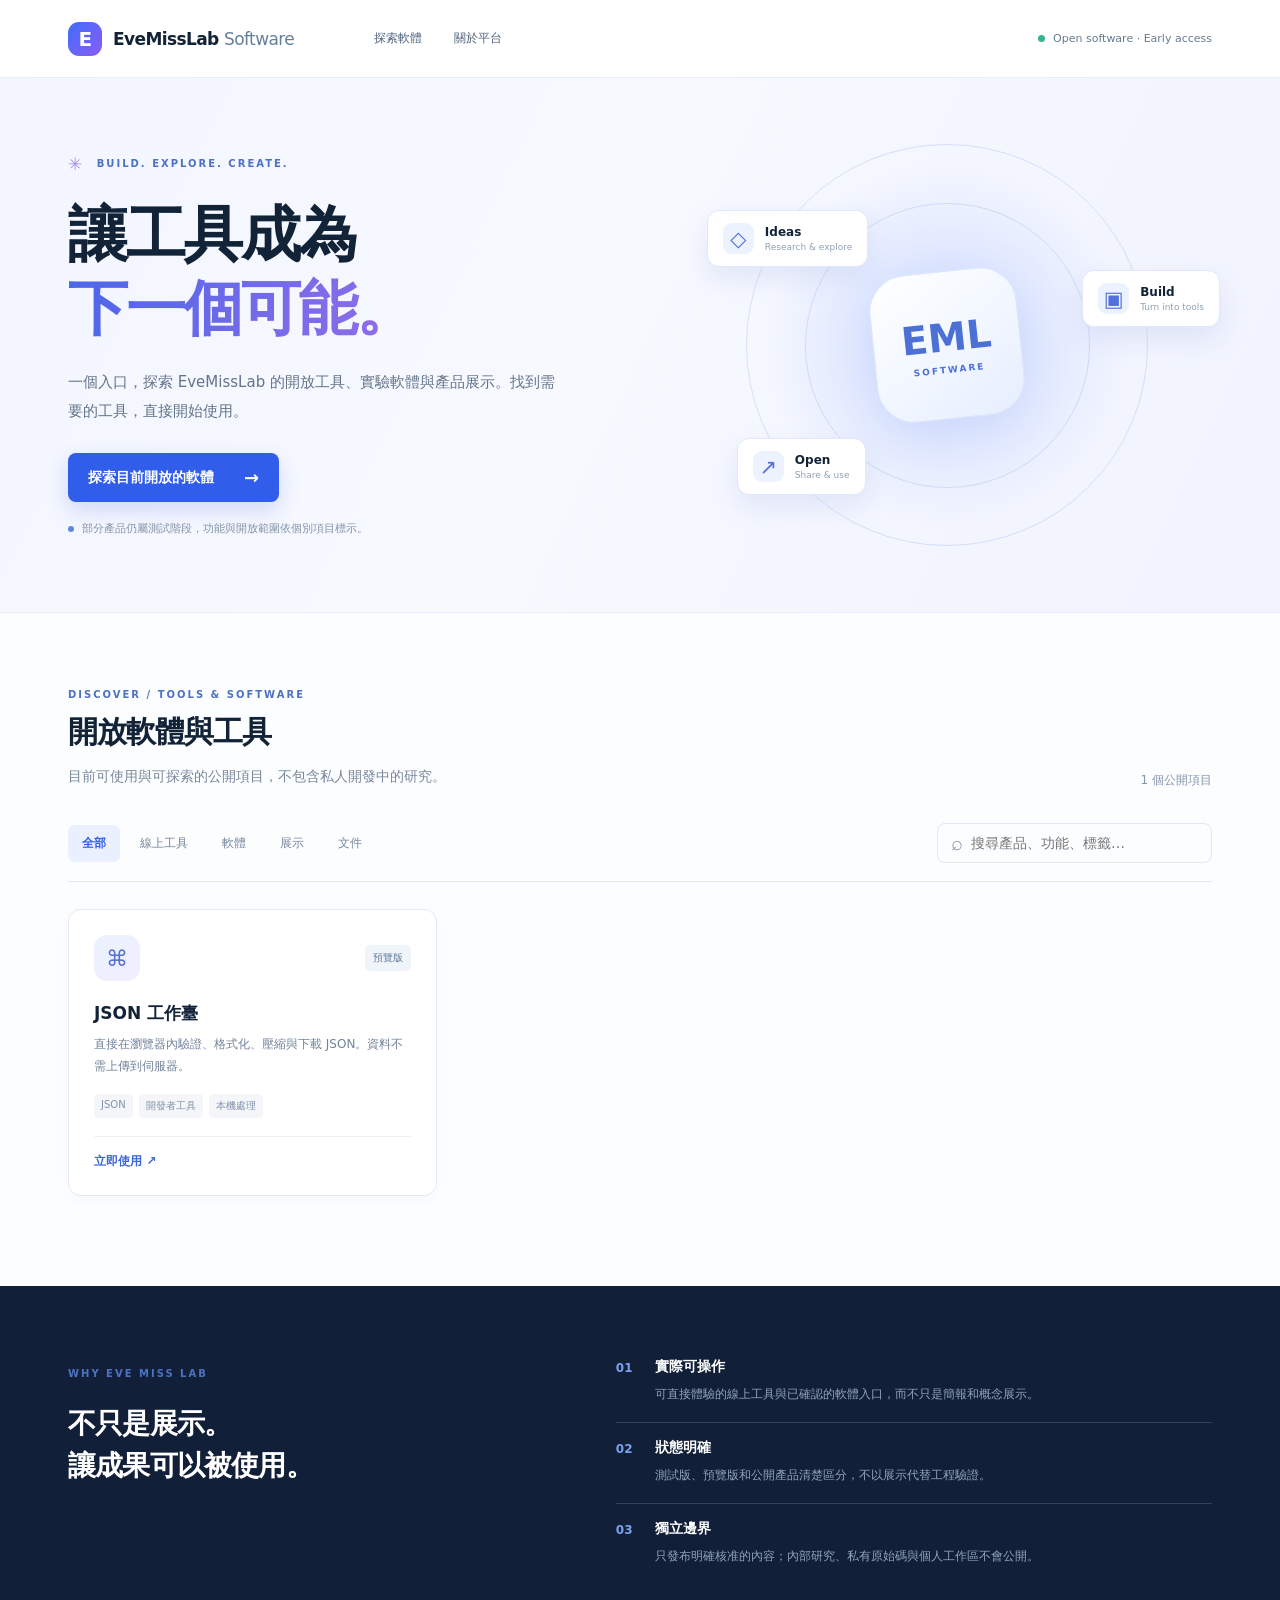
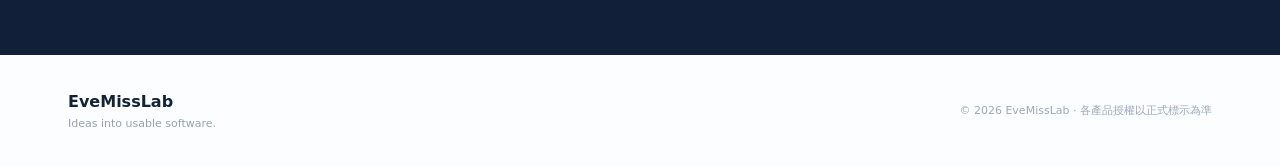
<file: index.html>
<!doctype html>
<html lang="zh-Hant">
<head><meta charset="utf-8"><meta name="viewport" content="width=device-width,initial-scale=1"><meta name="description" content="EveMissLab 開放工具與軟體入口，直接探索與使用已公開的實驗產品。"><meta name="referrer" content="no-referrer"><title>EveMissLab — Software Portal</title><link rel="stylesheet" href="/assets/site.css"><script src="/assets/site.js" defer></script></head>
<body>
  <header class="site-header"><div class="shell header-content"><a class="logo" href="/" aria-label="EveMissLab Software Portal 首頁"><span class="logo-icon">E</span><span>EveMissLab <b>Software</b></span></a><nav aria-label="網站導航"><a href="#products">探索軟體</a><a href="#principles">關於平台</a></nav><span class="status"><i></i> Open software · Early access</span></div></header>
  <main>
    <section class="hero"><div class="shell hero-grid"><div class="hero-text"><div class="overline"><span class="spark">✳</span> BUILD. EXPLORE. CREATE.</div><h1>讓工具成為<br><em>下一個可能。</em></h1><p>一個入口，探索 EveMissLab 的開放工具、實驗軟體與產品展示。找到需要的工具，直接開始使用。</p><a class="hero-link" href="#products">探索目前開放的軟體 <span>→</span></a><div class="hero-note"><span class="note-dot"></span> 部分產品仍屬測試階段，功能與開放範圍依個別項目標示。</div></div><div class="hero-art" aria-hidden="true"><div class="art-halo"></div><div class="art-ring ring-1"></div><div class="art-ring ring-2"></div><div class="art-card card-1"><span>◇</span><div><b>Ideas</b><small>Research & explore</small></div></div><div class="art-card card-2"><span>▣</span><div><b>Build</b><small>Turn into tools</small></div></div><div class="art-card card-3"><span>↗</span><div><b>Open</b><small>Share & use</small></div></div><div class="art-center">EML<span>SOFTWARE</span></div></div></div></section>
    <section id="products" class="shell products"><div class="section-kicker">DISCOVER / TOOLS & SOFTWARE</div><div class="section-row"><div><h2>開放軟體與工具</h2><p>目前可使用與可探索的公開項目，不包含私人開發中的研究。</p></div><span class="catalog-count" id="count">載入中…</span></div>
      <div class="controls"><div class="filter" role="group" aria-label="內容分類"><button type="button" class="selected" data-kind="all">全部</button><button type="button" data-kind="tool">線上工具</button><button type="button" data-kind="software">軟體</button><button type="button" data-kind="demo">展示</button><button type="button" data-kind="documentation">文件</button></div><label class="find"><span>⌕</span><input type="search" id="search" aria-label="搜尋公開工具" placeholder="搜尋產品、功能、標籤…" autocomplete="off"></label></div>
      <div class="cards" id="cards"></div><p id="empty" class="empty" hidden>目前沒有符合條件的公開項目。</p>
    </section>
    <section id="principles" class="principles"><div class="shell principles-content"><div><p class="section-kicker">WHY EVE MISS LAB</p><h2>不只是展示。<br>讓成果可以被使用。</h2></div><div class="principles-list"><div><span class="number">01</span><div><h3>實際可操作</h3><p>可直接體驗的線上工具與已確認的軟體入口，而不只是簡報和概念展示。</p></div></div><div><span class="number">02</span><div><h3>狀態明確</h3><p>測試版、預覽版和公開產品清楚區分，不以展示代替工程驗證。</p></div></div><div><span class="number">03</span><div><h3>獨立邊界</h3><p>只發布明確核准的內容；內部研究、私有原始碼與個人工作區不會公開。</p></div></div></div></div></section>
  </main>
  <footer><div class="shell footer-inner"><div><b>EveMissLab</b><small>Ideas into usable software.</small></div><span>© 2026 EveMissLab · 各產品授權以正式標示為準</span></div></footer>
</body>
</html>
</file>
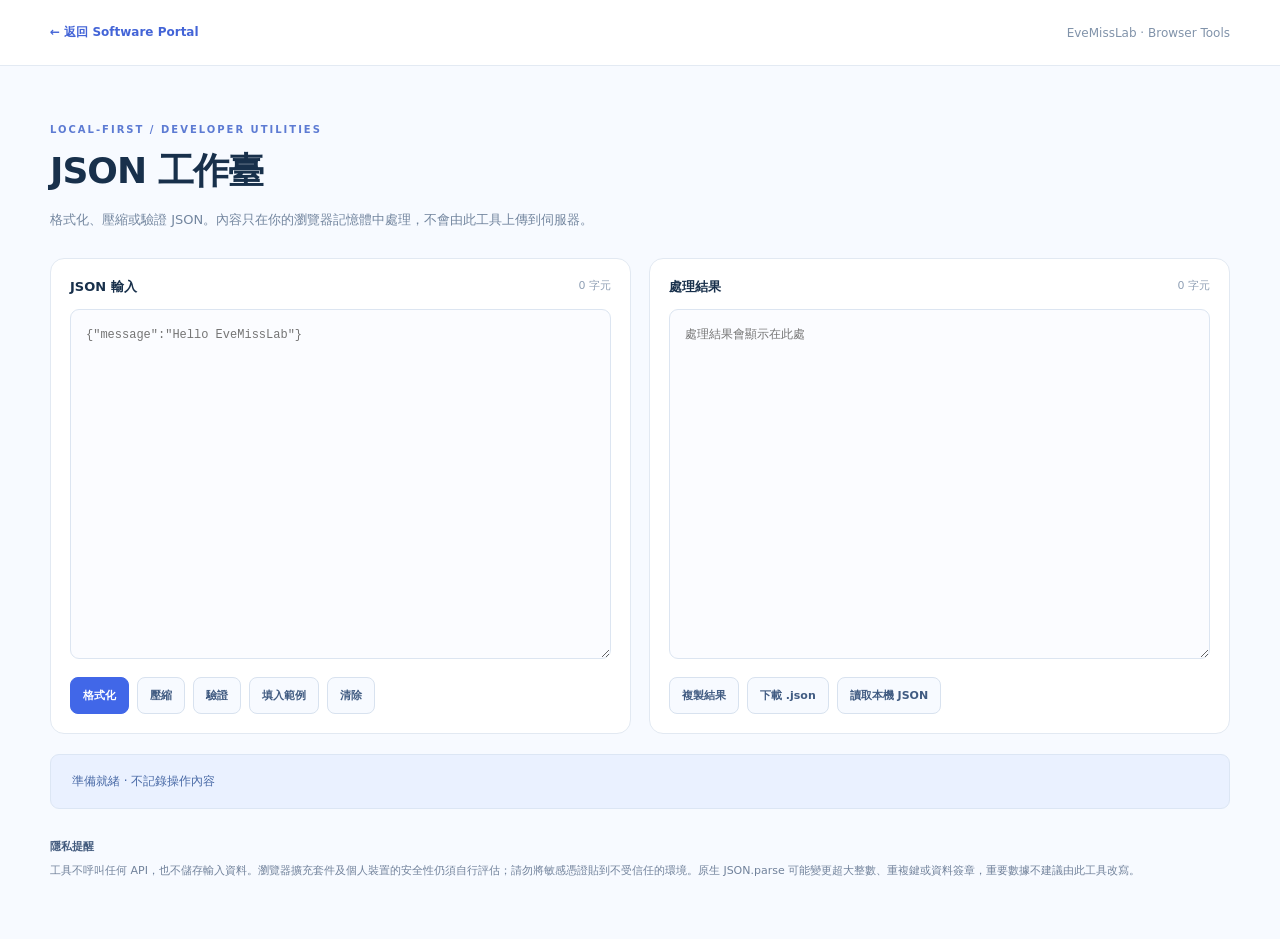
<file: tools/json/index.html>
<!doctype html>
<html lang="zh-Hant"><head><meta charset="utf-8"><meta name="viewport" content="width=device-width,initial-scale=1"><meta name="referrer" content="no-referrer"><title>JSON 工作臺 | EveMissLab</title><link rel="stylesheet" href="/tools/json/tool.css"><script src="/tools/json/tool.js" defer></script></head>
<body><header><a href="/">← 返回 Software Portal</a><span>EveMissLab · Browser Tools</span></header><main><div class="eyebrow">LOCAL-FIRST / DEVELOPER UTILITIES</div><h1>JSON 工作臺</h1><p class="hint">格式化、壓縮或驗證 JSON。內容只在你的瀏覽器記憶體中處理，不會由此工具上傳到伺服器。</p><div class="workspace"><section><div class="label-row"><label for="source">JSON 輸入</label><span id="input-size">0 字元</span></div><textarea id="source" spellcheck="false" placeholder='{"message":"Hello EveMissLab"}'></textarea><div class="controls"><button id="format" class="primary">格式化</button><button id="compact">壓縮</button><button id="validate">驗證</button><button id="sample">填入範例</button><button id="clear">清除</button></div></section><section><div class="label-row"><label for="result">處理結果</label><span id="output-size">0 字元</span></div><textarea id="result" readonly spellcheck="false" placeholder="處理結果會顯示在此處"></textarea><div class="controls"><button id="copy">複製結果</button><button id="save">下載 .json</button><label class="upload">讀取本機 JSON<input id="file" type="file" accept=".json,application/json"></label></div></section></div><div id="message" class="message" role="status" aria-live="polite">準備就緒 · 不記錄操作內容</div><div class="notice"><b>隱私提醒</b><p>工具不呼叫任何 API，也不儲存輸入資料。瀏覽器擴充套件及個人裝置的安全性仍須自行評估；請勿將敏感憑證貼到不受信任的環境。原生 JSON.parse 可能變更超大整數、重複鍵或資料簽章，重要數據不建議由此工具改寫。</p></div></main></body></html>
</file>
<file: assets/site.css>
:root{font-family:Inter,"Noto Sans TC","Microsoft JhengHei",system-ui,sans-serif;color:#122338;background:#fcfdff;font-size:14px}*{box-sizing:border-box}html{scroll-behavior:smooth}body{margin:0}a{text-decoration:none;color:inherit}button,input{font:inherit}button{cursor:pointer}.shell{width:min(1144px,calc(100% - 52px));margin:auto}.site-header{height:78px;border-bottom:1px solid #e9edf5;background:#fff}.header-content{height:100%;display:flex;align-items:center;gap:50px}.logo{display:flex;gap:11px;align-items:center;font-size:17px;font-weight:760;letter-spacing:-.6px}.logo b{font-weight:470;color:#667f9a}.logo-icon{display:grid;place-items:center;width:34px;height:34px;background:linear-gradient(135deg,#3f6ef9,#8b5cf6);color:#fff;border-radius:11px;font-size:20px}.site-header nav{display:flex;gap:32px;color:#50637c;font-size:12px;margin-left:30px}.site-header nav a:hover{color:#355af5}.status{margin-left:auto;color:#667b93;font-size:11px;display:flex;gap:8px;align-items:center;white-space:nowrap}.status i{display:block;width:7px;height:7px;border-radius:50%;background:#32b78d}.hero{background:linear-gradient(115deg,#f3f6ff 0%,#f7f9ff 45%,#f0f3fe 100%);overflow:hidden;border-bottom:1px solid #e9eafa}.hero-grid{min-height:464px;display:grid;grid-template-columns:1.05fr .95fr;align-items:center;gap:30px}.hero-text{position:relative;z-index:2;padding:76px 0 76px}.overline,.section-kicker{font-size:10px;letter-spacing:2px;font-weight:800;color:#4d72c4}.spark{font-size:17px;color:#a88def;vertical-align:middle;margin-right:7px}.hero h1{font-size:clamp(40px,5vw,60px);letter-spacing:-2.4px;line-height:1.23;margin:24px 0 22px;font-weight:820}.hero h1 em{font-style:normal;background:linear-gradient(100deg,#4b67e9,#946de9);-webkit-background-clip:text;background-clip:text;color:transparent}.hero-text>p{font-size:15px;color:#63748a;line-height:1.95;max-width:495px;margin:0 0 27px}.hero-link{display:inline-flex;align-items:center;gap:30px;color:white;background:#315deb;box-shadow:0 8px 22px rgba(50,84,212,.2);padding:14px 20px;border-radius:8px;font-weight:700}.hero-link:hover{background:#244cce}.hero-link span{font-size:18px}.hero-note{margin-top:19px;color:#8291a5;font-size:11px;display:flex;align-items:center;gap:8px}.note-dot{width:6px;height:6px;border-radius:50%;background:#5b8ade}.hero-art{height:380px;position:relative;overflow:visible;display:grid;place-items:center}.art-halo{position:absolute;width:370px;height:370px;background:radial-gradient(circle,#c5d5ff 0%,#e2e9ff 37%,rgba(232,235,255,0) 70%);border-radius:50%}.art-ring{position:absolute;border-radius:50%;border:1px solid rgba(103,136,223,.22)}.ring-1{width:285px;height:285px}.ring-2{width:402px;height:402px}.art-center{width:148px;height:148px;border:1px solid #dde6ff;background:linear-gradient(145deg,#fff,#e6efff);border-radius:37px;display:flex;flex-direction:column;align-items:center;justify-content:center;font-size:39px;font-weight:830;color:#4d70d4;box-shadow:0 16px 45px #9bb4ec38;transform:rotate(-6deg);z-index:1}.art-center span{font-size:9px;letter-spacing:2px;font-weight:750;margin-top:5px}.art-card{position:absolute;display:flex;align-items:center;gap:11px;background:#fff;padding:12px 15px;border:1px solid #e2e8fc;border-radius:12px;box-shadow:0 12px 27px #b8c4e955;z-index:2}.art-card span{width:31px;height:31px;border-radius:9px;background:#edf2ff;color:#536fde;display:grid;place-items:center;font-size:21px}.art-card b{display:block;font-size:12px}.art-card small{display:block;font-size:9px;color:#90a0b5;margin-top:3px}.card-1{top:55px;left:24px}.card-2{top:115px;right:-8px}.card-3{bottom:40px;left:54px}.products{padding:76px 0 90px}.section-row{display:flex;align-items:flex-end;justify-content:space-between;gap:16px}.section-row h2{font-size:30px;letter-spacing:-1px;margin:12px 0 11px}.section-row p{color:#78879a;line-height:1.8;margin:0}.catalog-count{color:#8596ab;font-size:12px}.controls{display:flex;justify-content:space-between;align-items:center;gap:15px;border-bottom:1px solid #e4e9f1;margin-top:34px;padding-bottom:18px}.filter{display:flex;flex-wrap:wrap;gap:6px}.filter button{border:0;background:transparent;border-radius:7px;color:#75869b;padding:10px 14px;font-size:12px}.filter button:hover{color:#305bba}.filter button.selected{background:#eaf0ff;color:#345fe8;font-weight:750}.find{display:flex;align-items:center;gap:8px;border:1px solid #e0e7f1;padding:0 13px;border-radius:8px;min-width:275px}.find span{font-size:20px;color:#8191a6}.find input{border:0;outline:none;padding:11px 0;min-width:0;flex:1;color:#33465e;background:transparent}.cards{display:grid;grid-template-columns:repeat(3,minmax(0,1fr));gap:19px;padding-top:27px}.product-card{padding:25px;border:1px solid #e4eaf3;border-radius:13px;background:#fff;box-shadow:0 5px 16px rgba(25,47,87,.025);display:flex;flex-direction:column;min-height:248px}.product-card:hover{box-shadow:0 14px 28px rgba(38,62,115,.09);border-color:#ccdaf3}.prod-head{display:flex;justify-content:space-between;align-items:center}.prod-icon{display:grid;place-items:center;width:46px;height:46px;border-radius:13px;background:linear-gradient(145deg,#eaf1ff,#f2efff);color:#5571cf;font-size:22px}.stage{color:#5d7596;background:#f0f5fc;border-radius:5px;font-size:10px;padding:6px 8px}.product-card h3{font-size:17px;margin:21px 0 9px}.product-card p{font-size:12px;color:#718299;line-height:1.8;margin:0 0 17px;flex:1}.tags{display:flex;gap:6px;flex-wrap:wrap;margin:0 0 18px}.tags span{background:#f4f6fa;border-radius:4px;padding:5px 7px;font-size:10px;color:#8192a9}.prod-links{border-top:1px solid #edf0f5;padding-top:16px;display:flex;flex-wrap:wrap;gap:12px}.prod-links a{color:#3c65da;font-size:12px;font-weight:740}.prod-links a:hover{text-decoration:underline}.empty{padding:35px;text-align:center;color:#7a8fa8}.principles{background:#111f38;color:#fff}.principles-content{display:grid;grid-template-columns:.9fr 1.1fr;gap:60px;padding:72px 0}.principles h2{line-height:1.5;font-size:28px;letter-spacing:-.8px}.principles-list>div{display:flex;gap:22px;padding:16px 0;border-bottom:1px solid #33415a}.principles-list>div:first-child{padding-top:0}.principles-list>div:last-child{border-bottom:0}.number{color:#7ba0ec;font-size:12px;font-weight:760;margin-top:3px}.principles h3{margin:0 0 8px;font-size:14px}.principles-list p{line-height:1.8;color:#92a4bd;font-size:12px;margin:0}.footer-inner{min-height:111px;display:flex;align-items:center;justify-content:space-between;gap:24px}.footer-inner b{display:block;font-size:16px}.footer-inner small{display:block;color:#94a1b3;font-size:11px;margin-top:6px}.footer-inner>span{font-size:11px;color:#9ba9ba}@media(max-width:1000px){.hero-grid{grid-template-columns:1fr 0.8fr}.card-2{right:-15px}.cards{grid-template-columns:repeat(2,1fr)}}@media(max-width:710px){.shell{width:calc(100% - 35px)}.site-header nav,.status{display:none}.hero-grid{display:block}.hero-text{padding:53px 0 20px}.hero-art{height:250px;transform:scale(.68);margin:-35px 0 -5px}.hero h1{font-size:43px}.products{padding:50px 0}.controls{flex-direction:column;align-items:stretch}.find{min-width:0}.cards{grid-template-columns:1fr}.principles-content{grid-template-columns:1fr;gap:23px;padding:45px 0}.footer-inner{align-items:flex-start;flex-direction:column;padding:25px 0}}
</file>
<file: tools/json/tool.css>
:root{font-family:Inter,"Noto Sans TC","Microsoft JhengHei",system-ui,sans-serif;color:#18304b;background:#f7faff}*{box-sizing:border-box}body{margin:0}button,textarea{font:inherit}button{cursor:pointer}header{height:66px;background:white;border-bottom:1px solid #e3eaf3;display:flex;align-items:center;justify-content:space-between;padding:0 max(24px,calc((100% - 1180px)/2));color:#8193aa;font-size:12px}a{color:#4364d7;text-decoration:none;font-weight:700}main{width:min(1180px,calc(100% - 40px));margin:58px auto}.eyebrow{letter-spacing:2px;color:#5d7bd3;font-size:10px;font-weight:800}h1{font-size:36px;letter-spacing:-1px;margin:12px 0}.hint{font-size:13px;color:#73869f;line-height:1.8;margin:0 0 27px}.workspace{display:grid;grid-template-columns:1fr 1fr;gap:18px}.workspace section{background:white;border:1px solid #e2e9f2;border-radius:14px;padding:19px;min-width:0}.label-row{display:flex;justify-content:space-between;margin:0 0 13px;gap:10px}.label-row label{font-size:13px;font-weight:750}.label-row span{color:#90a0b5;font-size:11px}textarea{width:100%;height:350px;border:1px solid #dce5f1;outline:none;border-radius:9px;padding:15px;font:12px/1.7 Consolas,"Noto Sans Mono",monospace;background:#fbfcff;color:#213a5a;resize:vertical}textarea:focus{border-color:#799bf2;box-shadow:0 0 0 3px #dfe8ff}.controls{display:flex;gap:8px;flex-wrap:wrap;margin-top:14px}.controls button,.upload{border:1px solid #d8e2ef;background:#f7faff;color:#405b82;font-size:11px;padding:10px 12px;border-radius:8px;font-weight:650}.controls button:hover,.upload:hover{background:#eaf1ff}.controls .primary{background:#4167e8;color:white;border-color:#4167e8}.upload{position:relative;cursor:pointer;overflow:hidden}.upload input{position:absolute;opacity:0;inset:0;width:100%;cursor:pointer}.message{padding:18px 21px;border:1px solid #dce6f4;background:#eaf1ff;color:#4768a5;border-radius:9px;margin-top:20px;font-size:12px;white-space:pre-wrap}.message.error{background:#fff0ee;color:#b54343;border-color:#f5c9c2}.notice{margin-top:28px;color:#71829b;font-size:11px;line-height:1.8}.notice b{color:#435b7e}.notice p{margin-top:4px}@media(max-width:800px){.workspace{grid-template-columns:1fr}main{margin:32px auto}textarea{height:270px}header{padding:0 20px}}
</file>
